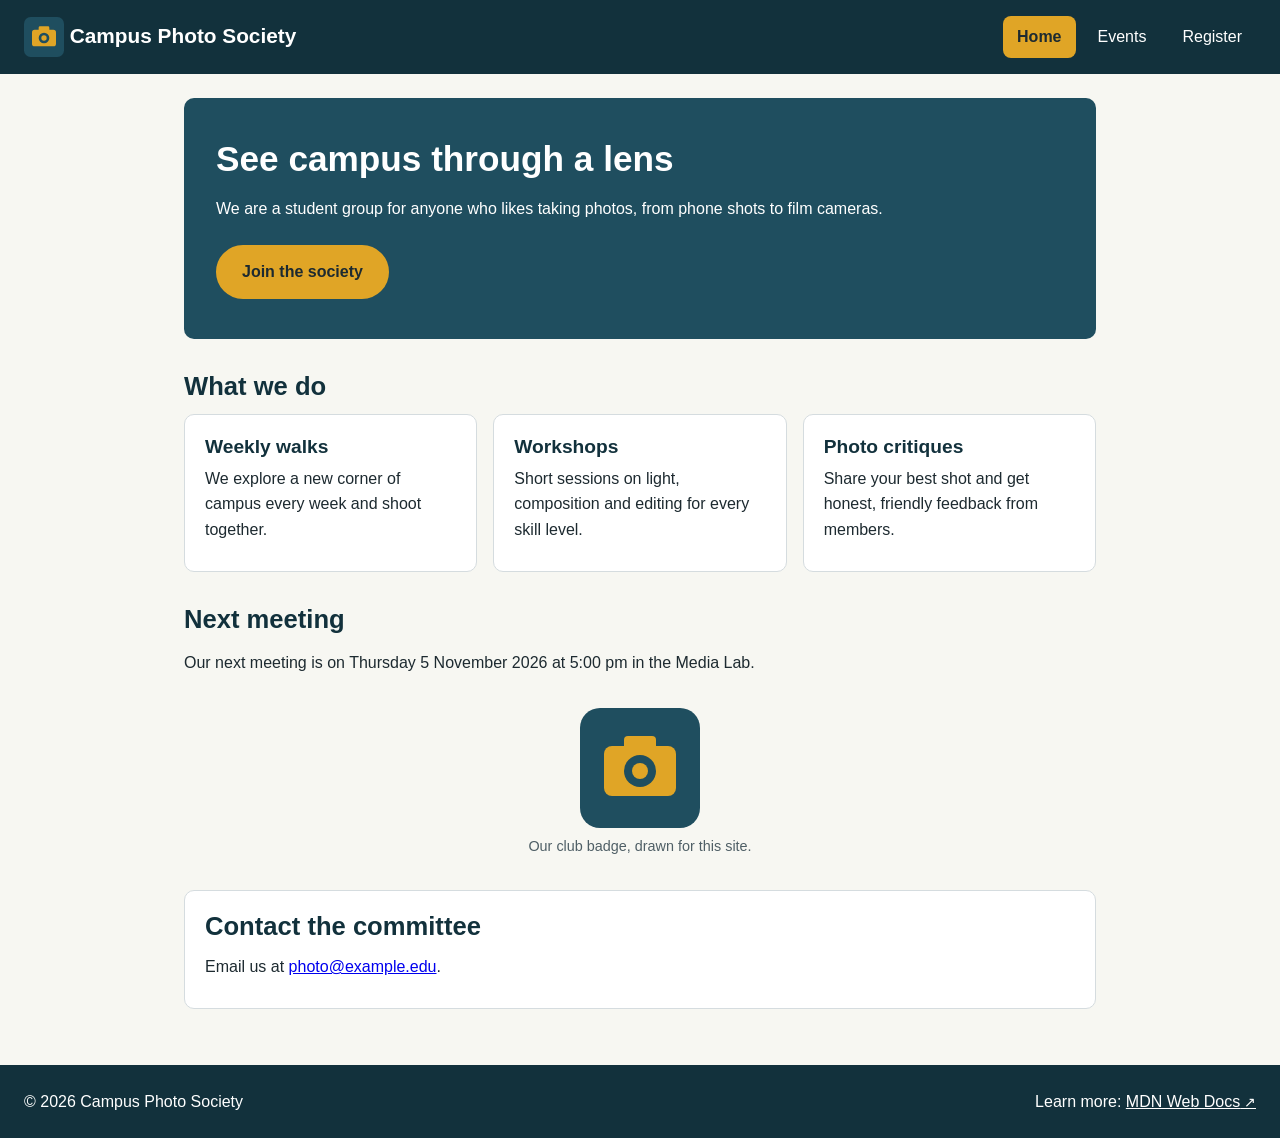
<file: index.html>
<!DOCTYPE html>
<html lang="en">
<head>
  <meta charset="UTF-8">
  <meta name="viewport" content="width=device-width, initial-scale=1.0">
  <meta name="description" content="Campus Photo Society: walks, workshops and a place to share your photos.">
  <title>Campus Photo Society | Home</title>
  <link rel="stylesheet" href="css/style.css">
</head>
<body>
  <header class="site-header">
    <a class="brand" href="index.html"><img src="images/camera.svg" alt="" width="40" height="40"> Campus Photo Society</a>
    <nav aria-label="Main">
      <ul class="nav-list">
        <li><a href="index.html" class="active" aria-current="page">Home</a></li>
        <li><a href="events.html">Events</a></li>
        <li><a href="register.html">Register</a></li>
      </ul>
    </nav>
  </header>

  <main id="main">
    <section class="hero">
      <h1>See campus through a lens</h1>
      <p>We are a student group for anyone who likes taking photos, from phone shots to film cameras.</p>
      <a class="btn" href="register.html">Join the society</a>
    </section>

    <section>
      <h2>What we do</h2>
      <ul class="card-row">
        <li>
          <article class="card">
            <h3>Weekly walks</h3>
            <p>We explore a new corner of campus every week and shoot together.</p>
          </article>
        </li>
        <li>
          <article class="card">
            <h3>Workshops</h3>
            <p>Short sessions on light, composition and editing for every skill level.</p>
          </article>
        </li>
        <li>
          <article class="card">
            <h3>Photo critiques</h3>
            <p>Share your best shot and get honest, friendly feedback from members.</p>
          </article>
        </li>
      </ul>
    </section>

    <section>
      <h2>Next meeting</h2>
      <p>Our next meeting is on <time datetime="2026-11-05T17:00">Thursday 5 November 2026 at 5:00 pm</time> in the Media Lab.</p>
    </section>

    <figure>
      <img src="images/camera.svg" alt="Illustration of a camera lens in gold and teal" width="120" height="120">
      <figcaption>Our club badge, drawn for this site.</figcaption>
    </figure>

    <aside class="card">
      <h2>Contact the committee</h2>
      <p>Email us at <a href="mailto:photo@example.edu">photo@example.edu</a>.</p>
    </aside>
  </main>

  <footer class="site-footer">
    <p>&copy; 2026 Campus Photo Society</p>
    <p>Learn more: <a href="https://developer.mozilla.org/" target="_blank" rel="noopener noreferrer">MDN Web Docs</a></p>
  </footer>
</body>
</html>
</file>
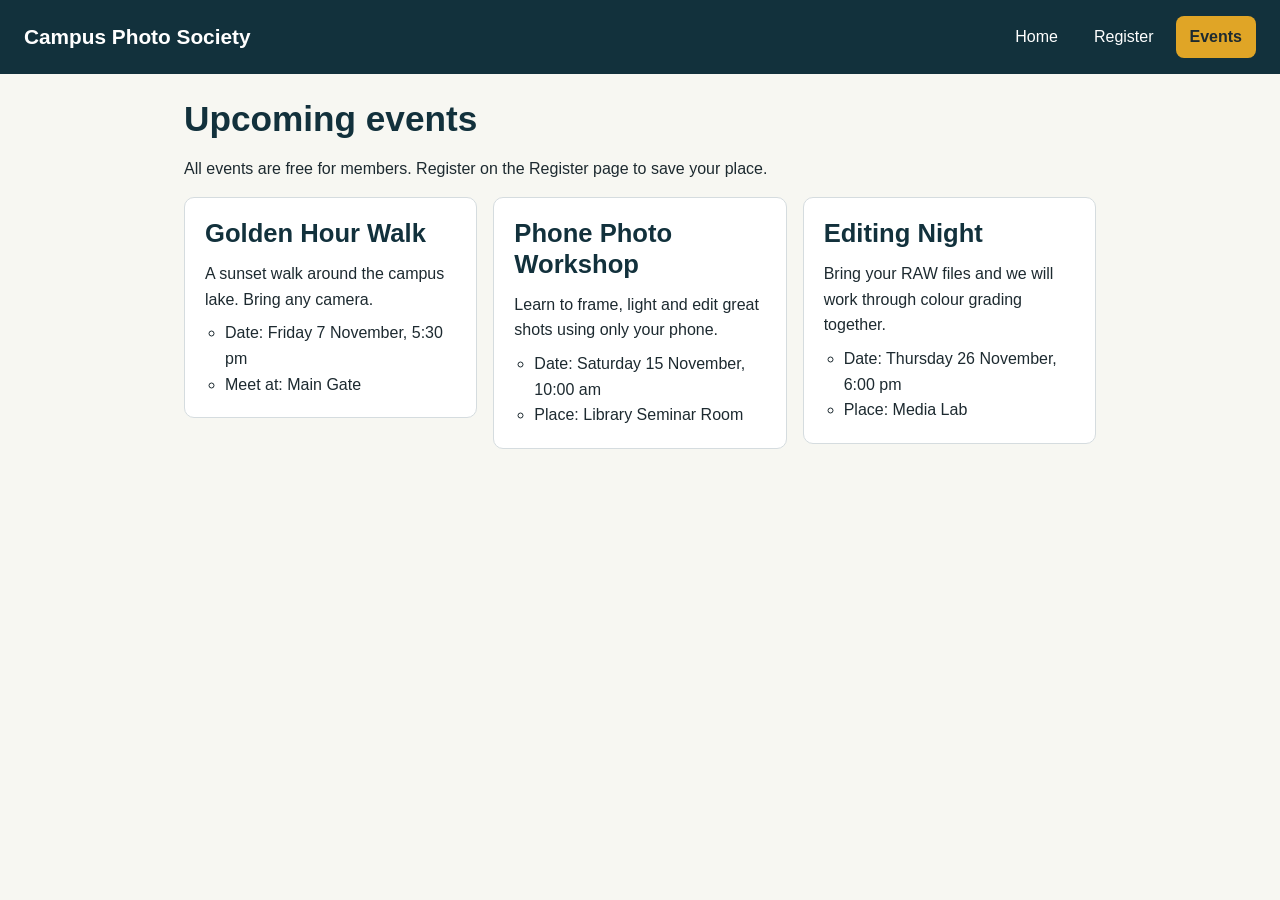
<file: events.html>
<!DOCTYPE html>
<html lang="en">
<head>
  <meta charset="UTF-8">
  <meta name="viewport" content="width=device-width, initial-scale=1.0">
  <meta name="description" content="Campus Photo Society: walks, workshops and a place to share your photos.">
  <title>Campus Photo Society | Events</title>
  <link rel="stylesheet" href="css/style.css">
</head>
<body>
    <header class="site-header">
    <a class="brand" href="index.html">Campus Photo Society</a>
    <nav aria-label="Main">
      <ul class="nav-list">
        <li><a href="index.html">Home</a></li>
       
        <li><a href="register.html">Register</a></li>
        <li><a href="events.html" class="active" aria-current="page">Events</a></li>
      </ul>
    </nav>
  </header>
    <main id="main">
    <h1>Upcoming events</h1>
    <p>All events are free for members. Register on the Register page to save your place.</p>

    <ul class="event-list">
      <li>
        <article class="card">
          <h2>Golden Hour Walk</h2>
          <p>A sunset walk around the campus lake. Bring any camera.</p>
          <ul>
            <li>Date: <time datetime="2026-11-07T17:30">Friday 7 November, 5:30 pm</time></li>
            <li>Meet at: Main Gate</li>
          </ul>
        </article>
      </li>
      <li>
        <article class="card">
          <h2>Phone Photo Workshop</h2>
          <p>Learn to frame, light and edit great shots using only your phone.</p>
          <ul>
            <li>Date: <time datetime="2026-11-15T10:00">Saturday 15 November, 10:00 am</time></li>
            <li>Place: Library Seminar Room</li>
          </ul>
        </article>
      </li>
      <li>
        <article class="card">
          <h2>Editing Night</h2>
          <p>Bring your RAW files and we will work through colour grading together.</p>
          <ul>
            <li>Date: <time datetime="2026-11-26T18:00">Thursday 26 November, 6:00 pm</time></li>
            <li>Place: Media Lab</li>
          </ul>
        </article>
      </li>
    </ul>
  </main>
</file>
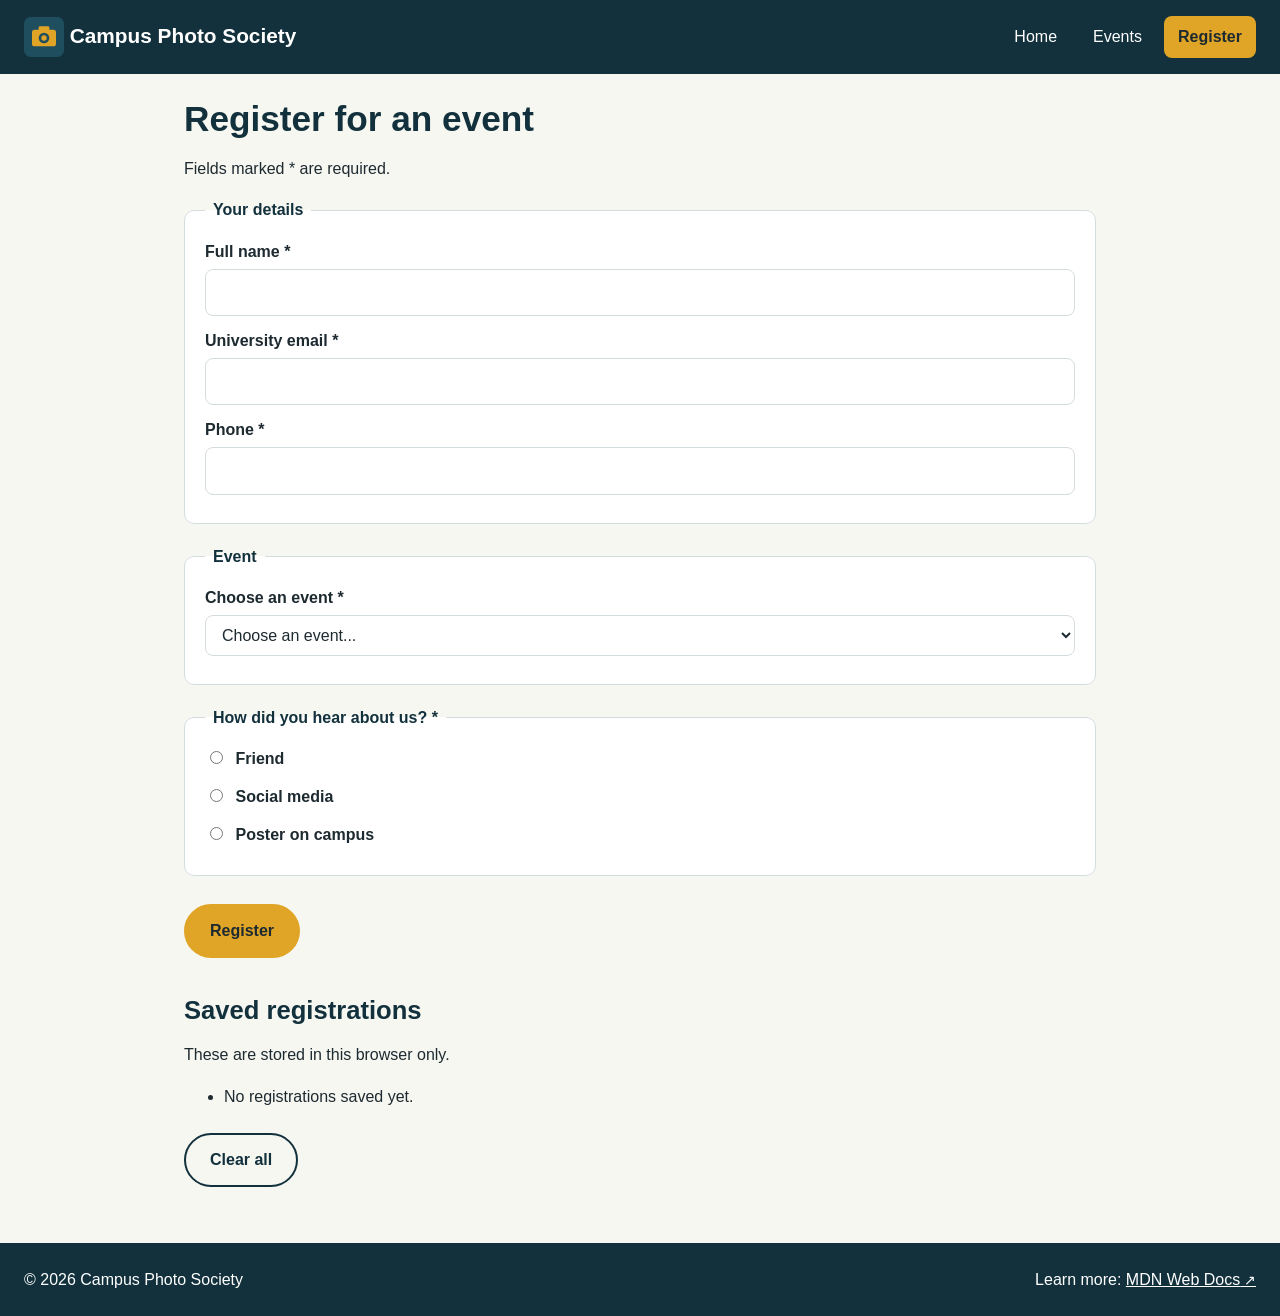
<file: register.html>
<!DOCTYPE html>
<html lang="en">
<head>
  <meta charset="UTF-8">
  <meta name="viewport" content="width=device-width, initial-scale=1.0">
  <meta name="description" content="Campus Photo Society: walks, workshops and a place to share your photos.">
  <title>Campus Photo Society | Register</title>
  <link rel="stylesheet" href="css/style.css">
  <script src="js/script.js" defer></script>
</head>
<body>
  <header class="site-header">
    <a class="brand" href="index.html"><img src="images/camera.svg" alt="" width="40" height="40"> Campus Photo Society</a>
    <nav aria-label="Main">
      <ul class="nav-list">
        <li><a href="index.html">Home</a></li>
        <li><a href="events.html">Events</a></li>
        <li><a href="register.html" class="active" aria-current="page">Register</a></li>
      </ul>
    </nav>
  </header>

  <main id="main">
    <h1>Register for an event</h1>
    <p>Fields marked * are required.</p>

    <form id="register-form" action="#" method="post">
      <fieldset>
        <legend>Your details</legend>
        <p>
          <label for="name">Full name *</label>
          <input type="text" id="name" name="name">
        </p>
        <p>
          <label for="email">University email *</label>
          <input type="email" id="email" name="email">
        </p>
        <p>
          <label for="phone">Phone *</label>
          <input type="tel" id="phone" name="phone">
        </p>
      </fieldset>

      <fieldset>
        <legend>Event</legend>
        <p>
          <label for="event">Choose an event *</label>
          <select id="event" name="event" required>
            <option value="">Choose an event...</option>
            <option>Golden Hour Walk</option>
            <option>Phone Photo Workshop</option>
            <option>Editing Night</option>
          </select>
        </p>
      </fieldset>

      <fieldset>
        <legend>How did you hear about us? *</legend>
        <p>
          <input type="radio" id="src-friend" name="source" value="Friend" required>
          <label for="src-friend">Friend</label>
        </p>
        <p>
          <input type="radio" id="src-social" name="source" value="Social media">
          <label for="src-social">Social media</label>
        </p>
        <p>
          <input type="radio" id="src-poster" name="source" value="Poster">
          <label for="src-poster">Poster on campus</label>
        </p>
      </fieldset>

      <button type="submit" class="btn">Register</button>
      <p id="message" role="status" aria-live="polite"></p>
    </form>

    <section class="saved">
      <h2>Saved registrations</h2>
      <p>These are stored in this browser only.</p>
      <ul id="saved-list"></ul>
      <button type="button" id="clear-all" class="btn btn-secondary">Clear all</button>
    </section>
  </main>

  <footer class="site-footer">
    <p>&copy; 2026 Campus Photo Society</p>
    <p>Learn more: <a href="https://developer.mozilla.org/" target="_blank" rel="noopener noreferrer">MDN Web Docs</a></p>
  </footer>
</body>
</html>
</file>
<file: css/style.css>
/* Campus Photo Society: style.css */

*, *::before, *::after {
  box-sizing: border-box;
}

:root {
  --brand: #1f4e5f;
  --brand-dark: #12313c;
  --accent: #e0a526;
  --bg: #f7f7f2;
  --surface: #ffffff;
  --text: #1d2a30;
  --muted: #4f5f66;
  --border: #d5dcdf;
  --radius: 10px;
}

body {
  margin: 0;
  font-family: "Segoe UI", Arial, sans-serif;
  font-size: 1rem;
  line-height: 1.6;
  color: var(--text);
  background: var(--bg);
}
/* Element and grouping selectors */
h1, h2, h3 {
  color: var(--brand-dark);
  line-height: 1.2;
}
h1 { font-size: 2.2rem; margin: 0 0 12px; }
h2 { font-size: 1.6rem; margin: 0 0 12px; }
h3 { font-size: 1.2rem; margin: 0 0 8px; }

/* Class selector */
.card {
  padding: 20px;
  background: var(--surface);
  border: 1px solid var(--border);
  border-radius: var(--radius);
}

/* ID selector */
#message {
  min-height: 1.6em;
  font-weight: 600;
  color: #0a6b50;
}

/* Descendant selector */
main .card ul {
  padding-left: 20px;
  margin: 0;
}

/* Child selector */
.card-row > li,
.event-list > li {
  flex: 1 1 260px;
}

/* Attribute selector: external links get an arrow */
a[href^="https"]::after {
  content: " \2197";
  font-size: 0.85em;
}

/* Pseudo-classes */
.card:hover {
  border-color: var(--brand);
}
.btn:hover {
  background: var(--brand-dark);
  color: #fff;
}
.hero {
  padding: 40px 32px;
  background: var(--brand);
  color: #fff;
  border-radius: var(--radius);
}

main {
  max-width: 960px;
  margin: 0 auto;
  padding: 24px;
}

main > section,
main > aside,
main > figure {
  margin: 0 0 32px;
}

form fieldset {
  margin: 0 0 20px;
  padding: 16px 20px;
  background: var(--surface);
  border: 1px solid var(--border);
  border-radius: var(--radius);
}
.site-header {
  display: flex;
  flex-wrap: wrap;
  align-items: center;
  justify-content: space-between;
  gap: 12px;
  padding: 16px 24px;
  background: var(--brand-dark);
}

.brand {
  color: #fff;
  font-size: 1.3rem;
  font-weight: 700;
  text-decoration: none;
}

.brand img {
  vertical-align: middle;
}

.nav-list {
  display: flex;
  flex-wrap: wrap;
  gap: 8px;
  list-style: none;
  margin: 0;
  padding: 0;
}

.nav-list a {
  display: inline-block;
  padding: 8px 14px;
  color: #fff;
  text-decoration: none;
  border-radius: 8px;
}

.nav-list a.active {
  background: var(--accent);
  color: var(--text);
  font-weight: 700;
}
.event-list,
.card-row {
  display: flex;
  flex-wrap: wrap;
  gap: 16px;
  list-style: none;
  margin: 0;
  padding: 0;
}

.event-list > li,
.card-row > li {
  flex: 1 1 260px;
}

.card p {
  margin: 0 0 8px;
}
.site-footer {
  display: flex;
  flex-wrap: wrap;
  align-items: center;
  justify-content: space-between;
  gap: 8px 24px;
  padding: 20px 24px;
  background: var(--brand-dark);
  color: #fff;
}

.site-footer p {
  margin: 4px 0;
}

.site-footer a {
  color: #fff;
}

legend {
  padding: 0 8px;
  font-weight: 700;
  color: var(--brand-dark);
}

form label {
  font-weight: 600;
}

form p {
  margin: 0 0 12px;
}

form p > label {
  display: block;
  margin-bottom: 4px;
}

input[type="text"],
input[type="email"],
input[type="tel"],
select {
  width: 100%;
  padding: 10px 12px;
  font: inherit;
  border: 1px solid var(--border);
  border-radius: 8px;
  background: #fff;
  color: var(--text);
}

input[type="radio"] {
  width: auto;
  margin-right: 8px;
}

input:invalid:not(:placeholder-shown) {
  border-color: #b3261e;
}

::placeholder {
  color: var(--muted);
  opacity: 1;
}

#message {
  min-height: 1.6em;
  font-weight: 600;
  color: #0a6b50;
}

img {
  max-width: 100%;
  height: auto;
}

figure {
  text-align: center;
}

figcaption {
  color: var(--muted);
  font-size: 0.9rem;
}

@media (max-width: 600px) {
  h1 {
    font-size: 1.8rem;
  }

  main {
    padding: 16px;
  }

  .hero {
    padding: 24px 20px;
  }

  .btn {
    display: block;
    text-align: center;
  }

  .site-footer {
    flex-direction: column;
    align-items: flex-start;
  }
}
/* Buttons base style (Task 6 mein missing tha) */
.btn {
  display: inline-block;
  margin-top: 8px;
  padding: 12px 24px;
  border: 2px solid var(--accent);
  border-radius: 999px;
  background: var(--accent);
  color: var(--text);
  font: inherit;
  font-weight: 700;
  text-decoration: none;
  cursor: pointer;
}

.btn-secondary {
  background: transparent;
  color: var(--brand-dark);
  border-color: var(--brand-dark);
}

/* Hero ka text white, taake background par saaf nazar aaye */
.hero h1,
.hero p {
  color: #fff;
}

/* Radio ke saath label same line par */
input[type="radio"] + label {
  display: inline;
  margin: 0;
}

/* Focus visible */
a:focus-visible,
button:focus-visible,
input:focus-visible,
select:focus-visible {
  outline: 3px solid var(--accent);
  outline-offset: 3px;
}
</file>
